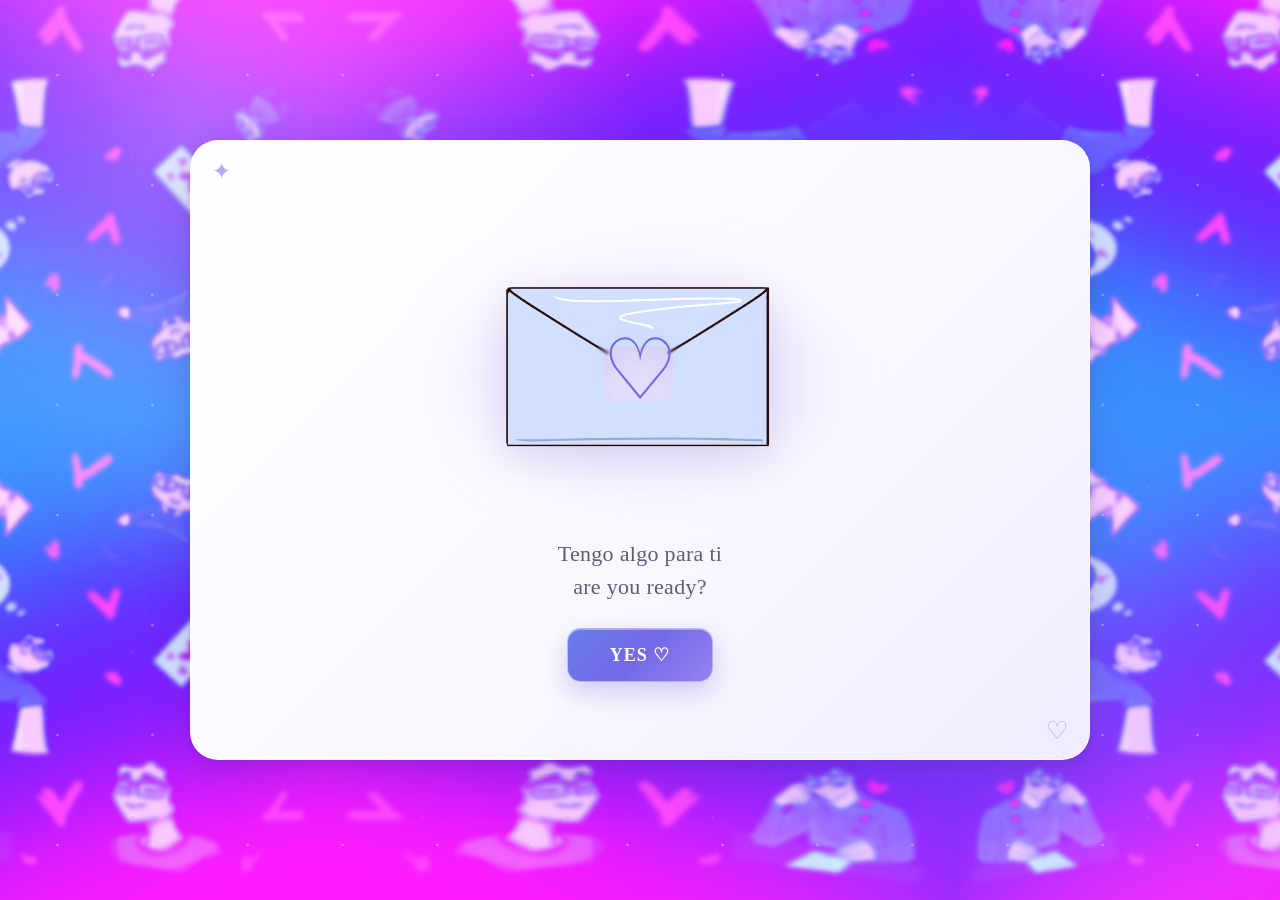
<file: index.html>
<!DOCTYPE html>
<html lang="en">
<head>
    <meta charset="UTF-8">
    <meta name="viewport" content="width=device-width, initial-scale=1.0">
    <title>For You ♡</title>
    <link rel="stylesheet" href="style.css">
</head>

<body>

    <main class="inicio">

        <div class="carta">
            <img src="carta.png" alt="A letter for you">
            <div class="corazon">♡</div>
        </div>

        <div class="mensaje-index">
            <p>
                Tengo algo para ti <br>
                are you ready?
            </p>

            <a href="youchoose.html" class="boton-index">YES ♡</a>
        </div>

    </main>

</body>
</html>
</file>
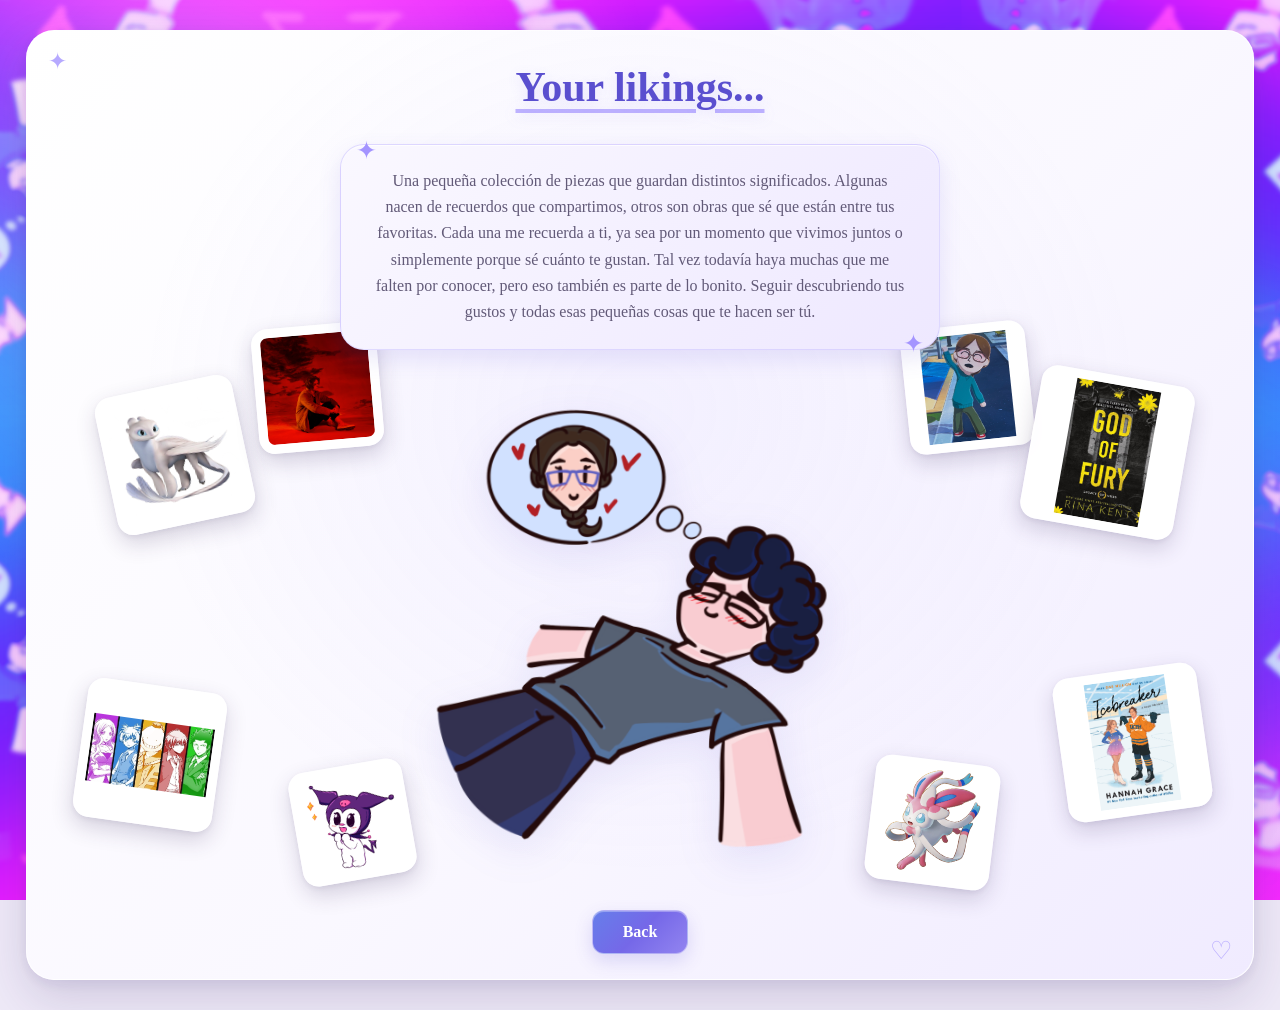
<file: gallery.html>
<!DOCTYPE html>
<html lang="es">

<head>
    <meta charset="UTF-8">
    <meta name="viewport" content="width=device-width, initial-scale=1.0">

    <title>Gallery</title>

    <link rel="stylesheet" href="style.css">
</head>

<body>

    <main class="gallery-pagina">

        <h1>Your likings...</h1>

        <div class="texto-gallery">

            <p>
                Una pequeña colección de piezas que guardan distintos significados.
                Algunas nacen de recuerdos que compartimos, otros son obras que sé
                que están entre tus favoritas. Cada una me recuerda a ti, ya sea por
                un momento que vivimos juntos o simplemente porque sé cuánto te gustan.
                Tal vez todavía haya muchas que me falten por conocer, pero eso también
                es parte de lo bonito. Seguir descubriendo tus gustos y todas esas
                pequeñas cosas que te hacen ser tú.
            </p>

        </div>

        <div class="gallery-contenido">

            <img src="light.webp" alt="Light" class="gallery-extra light">

            <img src="tomo.png" alt="Tomo" class="gallery-extra tomo">

            <img src="god.png" alt="God" class="gallery-extra god">

            <img src="clas.webp" alt="Clas" class="gallery-extra clas">

            <img src="ice.png" alt="Ice" class="gallery-extra ice">

            <img src="lewis.png" alt="Lewis" class="gallery-extra lewis">

            <img src="sylveon.webp" alt="Sylveon" class="gallery-extra sylveon">

            <img src="kit.png" alt="Kit" class="gallery-extra kit">

            <div class="imagen-gallery">
                <img src="gallery.png" alt="Gallery">
            </div>

        </div>

        <a href="youchoose.html" class="volver">Back</a>

    </main>

    <script src="visitas.js"></script>

</body>

</html>
</file>
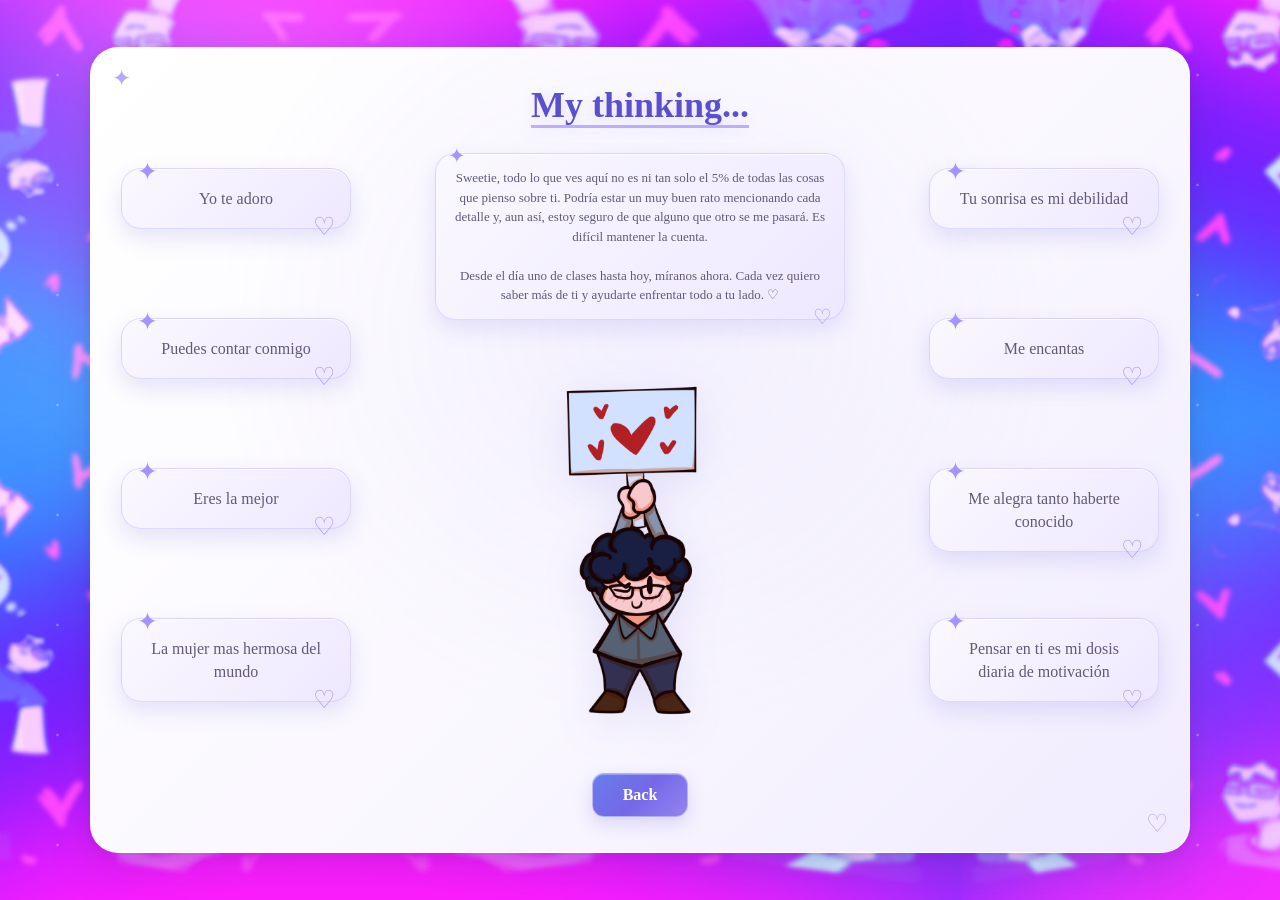
<file: gorgeous.html>
<!DOCTYPE html>
<html lang="es">

<head>
    <meta charset="UTF-8">
    <meta name="viewport" content="width=device-width, initial-scale=1.0">

    <title>Gorgeous</title>

    <link rel="stylesheet" href="style.css">
</head>

<body>

    <main class="gorgeous-pagina">

        <h1>My thinking...</h1>

        <div class="gorgeous-contenido">

            <!-- MENSAJE FINAL CENTRAL -->

            <div class="mensaje-final-gorgeous">
                Sweetie, todo lo que ves aquí no es ni tan solo
                el 5% de todas las cosas que pienso sobre ti.
                Podría estar un muy buen rato mencionando cada
                detalle y, aun así, estoy seguro de que alguno
                que otro se me pasará. Es difícil mantener la cuenta.

                <br><br>

                Desde el día uno de clases hasta hoy, míranos ahora.
                Cada vez quiero saber más de ti y
                ayudarte enfrentar todo a tu lado. ♡
            </div>

            <!-- IMAGEN DEBAJO DEL MENSAJE -->

            <div class="imagen-gorgeous">
                <img src="gorg.png" alt="Gorgeous">
            </div>

            <!-- MENSAJES ORIGINALES -->

            <div class="mensaje-gorgeous mensaje1">
                Yo te adoro
            </div>

            <div class="mensaje-gorgeous mensaje2">
                Puedes contar conmigo
            </div>

            <div class="mensaje-gorgeous mensaje3">
                Eres la mejor
            </div>

            <div class="mensaje-gorgeous mensaje4">
                La mujer mas hermosa del mundo
            </div>

            <div class="mensaje-gorgeous mensaje5">
                Tu sonrisa es mi debilidad
            </div>

            <div class="mensaje-gorgeous mensaje6">
                Me encantas
            </div>

            <div class="mensaje-gorgeous mensaje7">
                Me alegra tanto haberte conocido
            </div>

            <div class="mensaje-gorgeous mensaje8">
                Pensar en ti es mi dosis diaria de motivación
            </div>

        </div>

        <a href="youchoose.html" class="volver">Back</a>

    </main>

    <script src="visitas.js"></script>

</body>

</html>
</file>
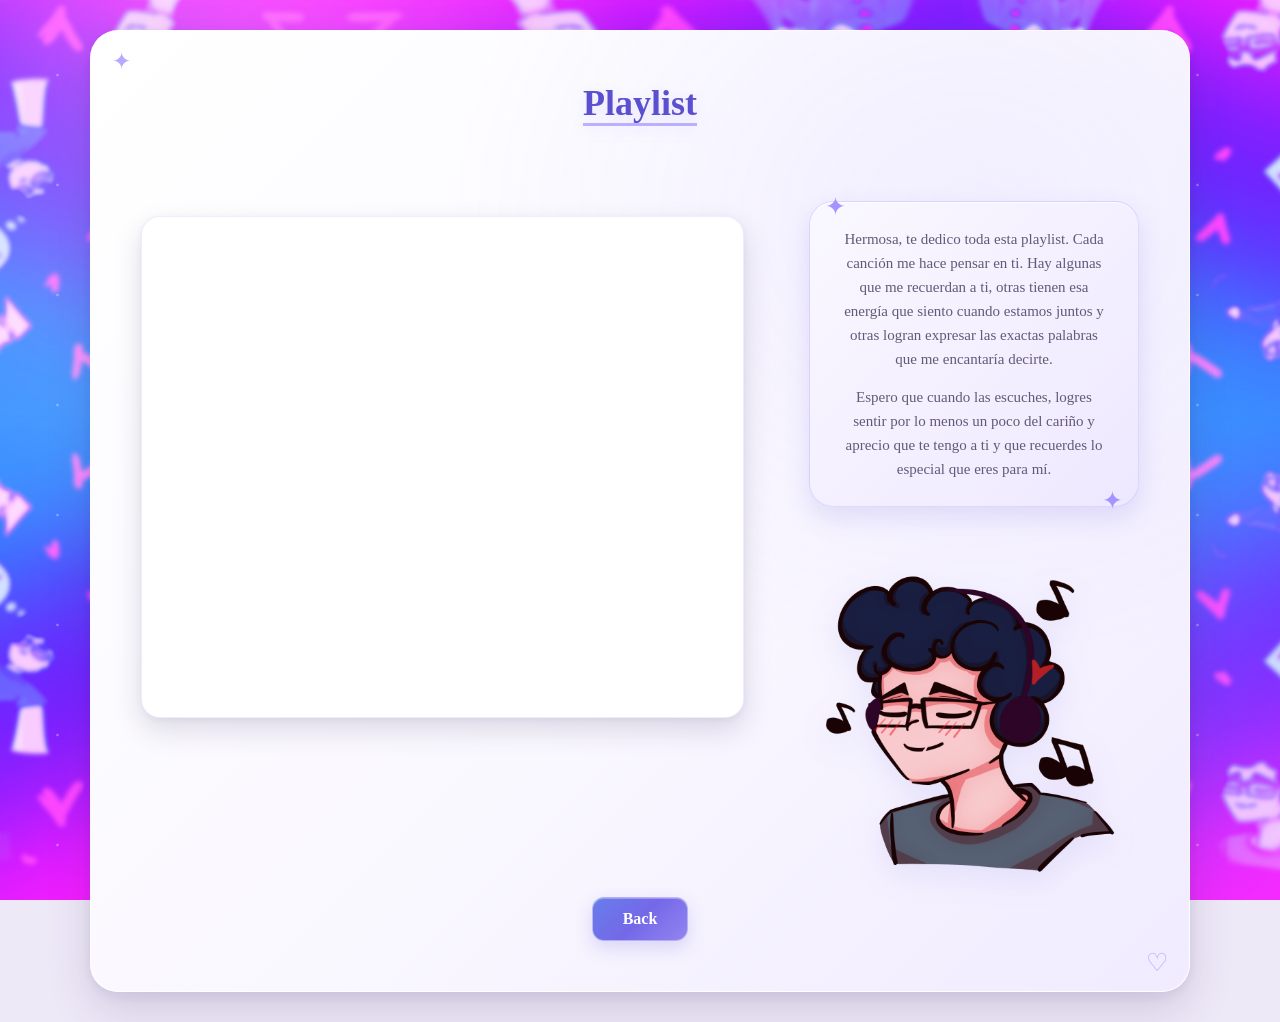
<file: playlist.html>
<!DOCTYPE html>
<html lang="es">

<head>
    <meta charset="UTF-8">
    <meta name="viewport" content="width=device-width, initial-scale=1.0">

    <title>Playlist</title>

    <link rel="stylesheet" href="style.css">
</head>

<body>

    <main class="playlist-pagina">

        <h1>Playlist</h1>

        <div class="playlist-contenido">

            <!-- SPOTIFY -->

            <section class="spotify">

                <iframe
                    src="https://open.spotify.com/playlist/74o34eptSMno0t9ox8fz1P?si=vZvwA7UmTLKYTN_a592sdw&utm_source=copy-link&pi=E1QrwcH4QD2Oi"
                    width="100%"
                    height="500"
                    frameborder="0"
                    allowfullscreen=""
                    allow="autoplay; clipboard-write; encrypted-media; fullscreen; picture-in-picture"
                    loading="lazy">
                </iframe>

            </section>

            <!-- TEXTO E IMAGEN -->

            <section class="playlist-derecha">

                <div class="texto-playlist">

                    <p>
                        Hermosa, te dedico toda esta playlist. Cada canción me hace pensar en ti. Hay algunas
                        que me recuerdan a ti, otras tienen esa energía que siento cuando estamos
                        juntos y otras logran expresar las exactas palabras que me encantaría decirte.
                    </p>

                    <p>
                        Espero que cuando las escuches, logres sentir por lo menos un poco del cariño y
                        aprecio que te tengo a ti y que recuerdes lo especial que eres para mí.
                    </p>

                </div>

                <div class="portada-playlist">
                    <img src="playlist.png" alt="Playlist">
                </div>

            </section>

        </div>

        <!-- BACK -->

        <a href="youchoose.html" class="volver">Back</a>

    </main>

    <script src="visitas.js"></script>

</body>

</html>
</file>
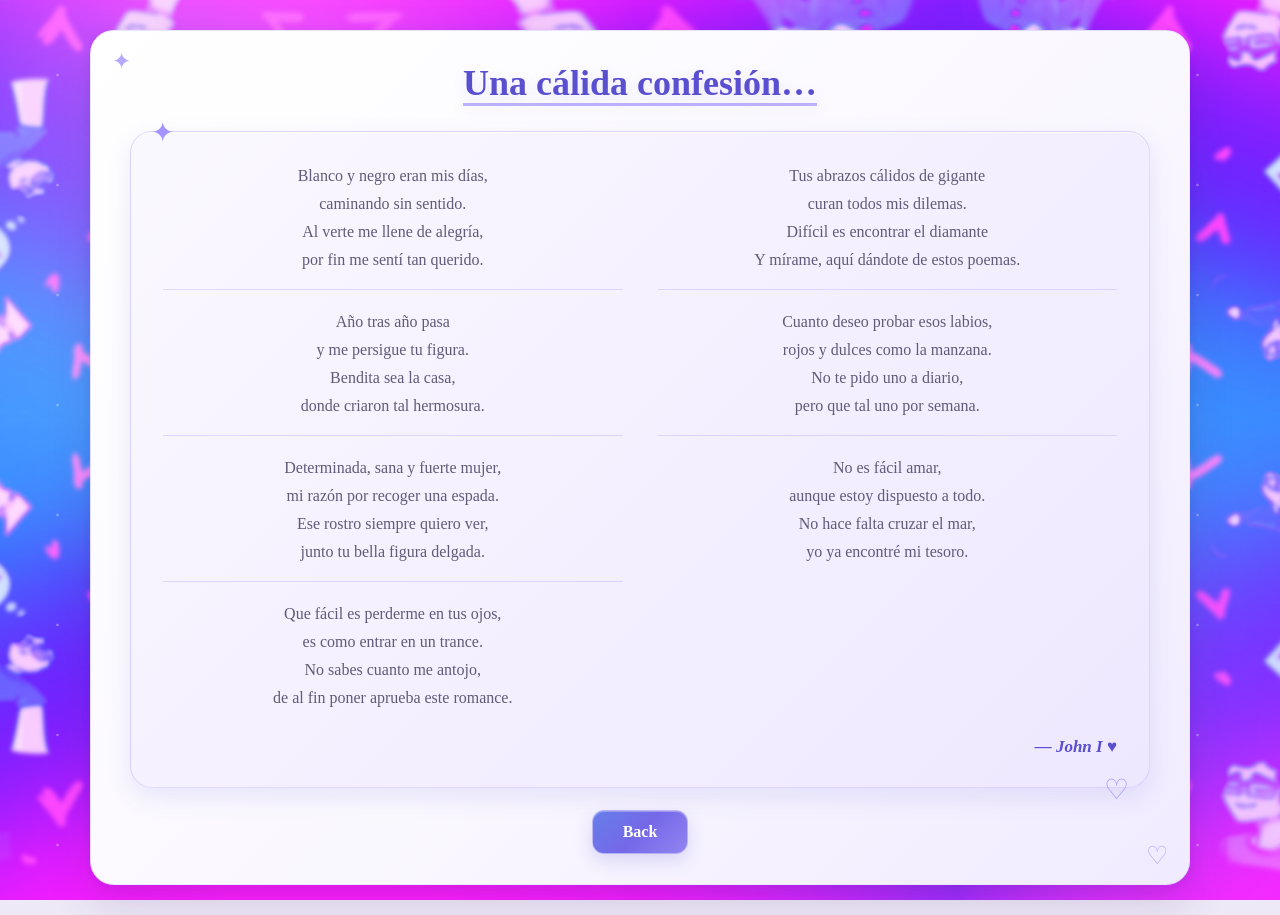
<file: poem.html>
<!DOCTYPE html>
<html lang="es">

<head>
    <meta charset="UTF-8">
    <meta name="viewport" content="width=device-width, initial-scale=1.0">

    <title>Una cálida confesión…</title>

    <link rel="stylesheet" href="style.css">
</head>

<body>

    <main class="poem-pagina">

        <h1>Una cálida confesión…</h1>

        <article class="poema-texto">

            <div class="poema-versos">

                <p>
                    Blanco y negro eran mis días,<br>
                    caminando sin sentido.<br>
                    Al verte me llene de alegría,<br>
                    por fin me sentí tan querido.
                </p>

                <p>
                    Año tras año pasa<br>
                    y me persigue tu figura.<br>
                    Bendita sea la casa,<br>
                    donde criaron tal hermosura.
                </p>

                <p>
                    Determinada, sana y fuerte mujer,<br>
                    mi razón por recoger una espada.<br>
                    Ese rostro siempre quiero ver,<br>
                    junto tu bella figura delgada.
                </p>

                <p>
                    Que fácil es perderme en tus ojos,<br>
                    es como entrar en un trance.<br>
                    No sabes cuanto me antojo,<br>
                    de al fin poner aprueba este romance.
                </p>

                <p>
                    Tus abrazos cálidos de gigante<br>
                    curan todos mis dilemas.<br>
                    Difícil es encontrar el diamante<br>
                    Y mírame, aquí dándote de estos poemas.
                </p>

                <p>
                    Cuanto deseo probar esos labios,<br>
                    rojos y dulces como la manzana.<br>
                    No te pido uno a diario,<br>
                    pero que tal uno por semana.
                </p>

                <p>
                    No es fácil amar,<br>
                    aunque estoy dispuesto a todo.<br>
                    No hace falta cruzar el mar,<br>
                    yo ya encontré mi tesoro.
                </p>

            </div>

            <div class="poema-firma">— John I ♥</div>

        </article>

        <a href="youchoose.html" class="volver">Back</a>

    </main>

    <script src="visitas.js"></script>

</body>

</html>
</file>
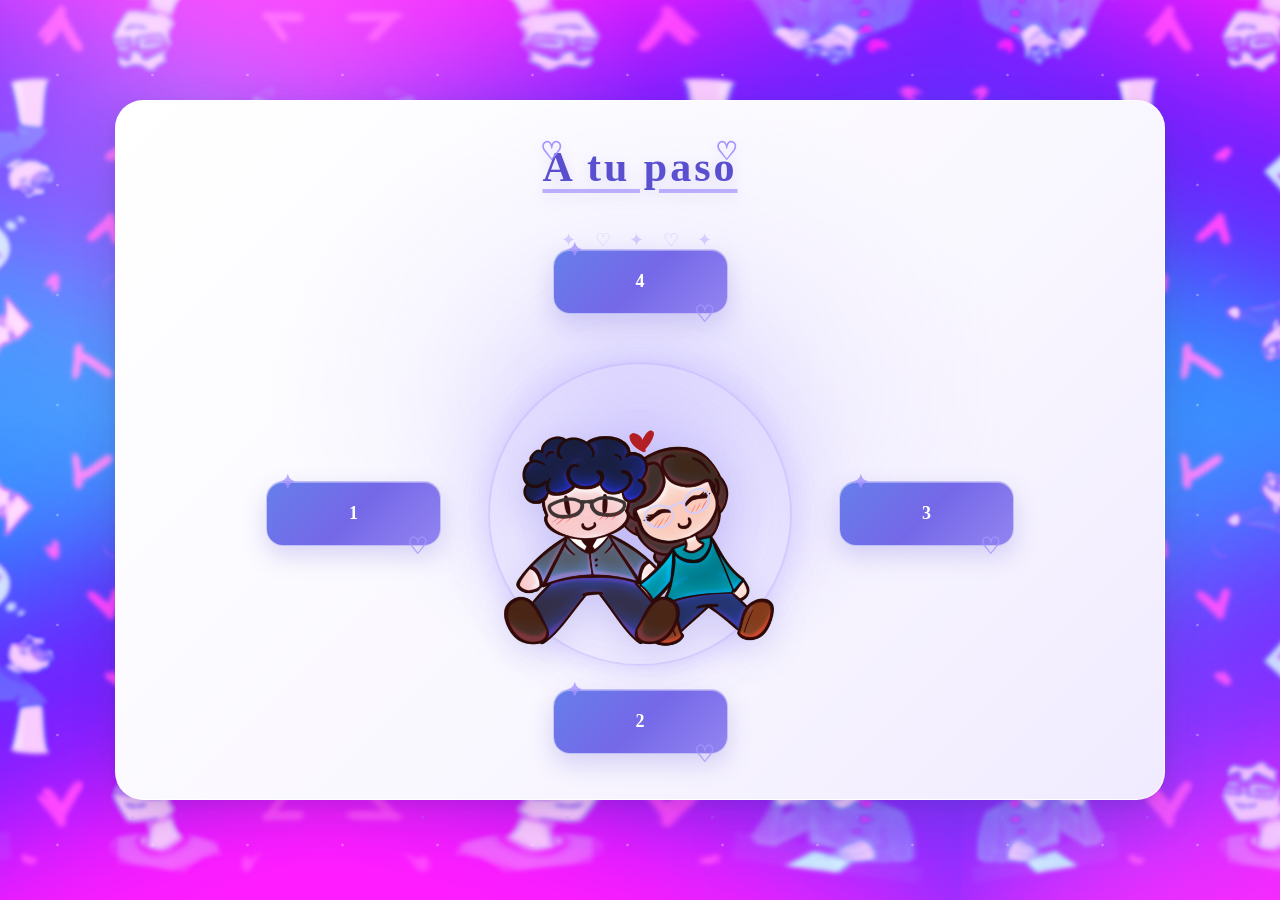
<file: surprise.html>
<!DOCTYPE html>
<html lang="es">
<head>
    <meta charset="UTF-8">
    <meta name="viewport" content="width=device-width, initial-scale=1.0">
    <title>One Last Surprise ♡</title>

    <link rel="stylesheet" href="style.css">
    <link rel="stylesheet" href="sorpresa.css">
    
    <style>
        .volver-sorpresa {
            opacity: 0;
            visibility: hidden;
            transition: opacity 0.8s ease;
        }

        .volver-sorpresa.visible {
            opacity: 1;
            visibility: visible;
        }
    </style>
</head>

<body>

    <main class="surprise-page">

        <div class="surprise-heart">♡</div>

        <h1>Tengo algo que decirte...</h1>
<br>
<br>
<br>
<br>
        <a href="youchoose.html" class="volver volver-sorpresa" id="volver-menu">
            Back to the Menu ♡
        </a>

    </main>

    <script>
        window.addEventListener("DOMContentLoaded", function() {
            setTimeout(function() {
                document.getElementById("volver-menu").classList.add("visible");
            }, 30000);
        });
    </script>

    <script src="visitas.js"></script>

</body>
</html>
</file>
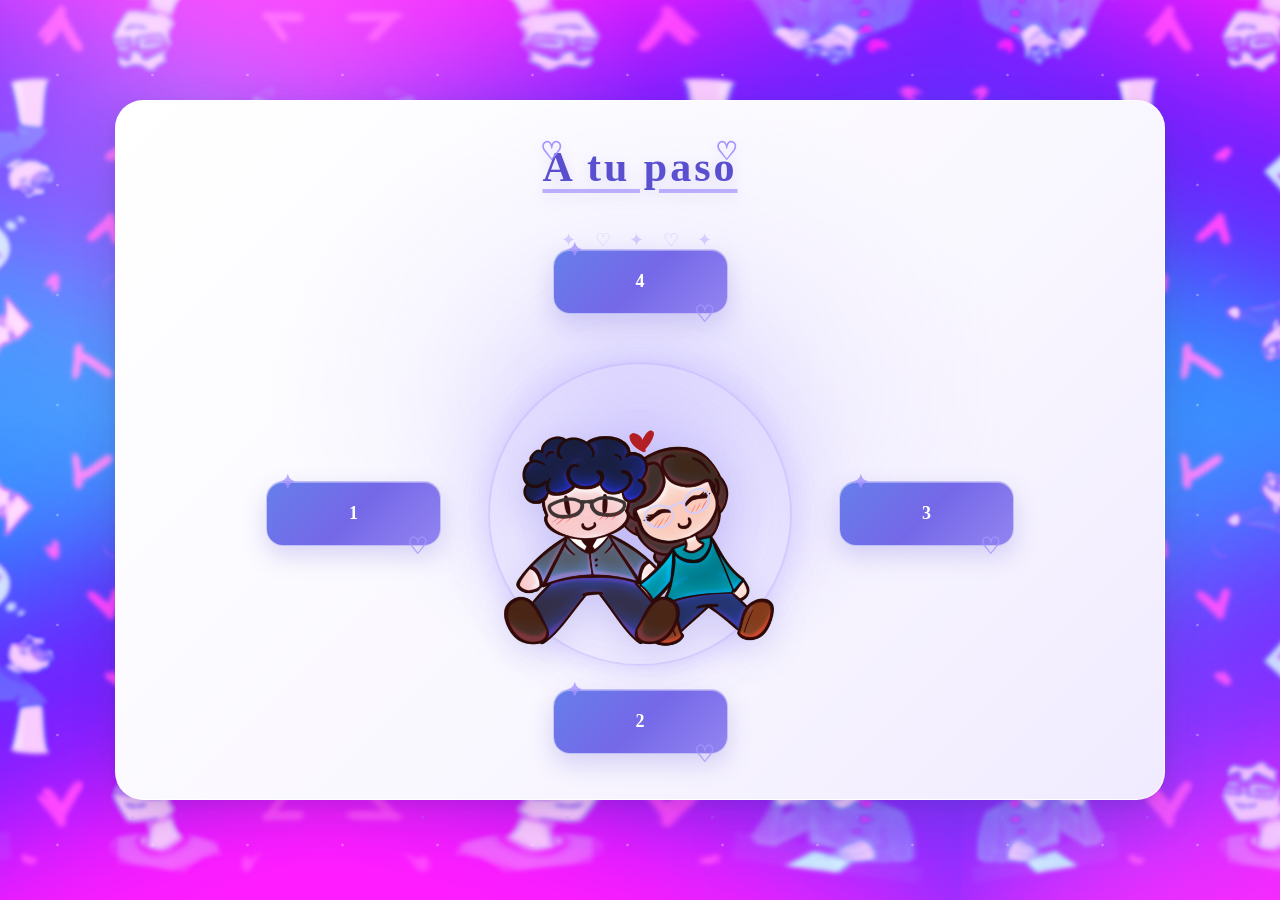
<file: youchoose.html>
<!DOCTYPE html>
<html lang="es">
<head>
    <meta charset="UTF-8">
    <meta name="viewport" content="width=device-width, initial-scale=1.0">
    <title>You Choose</title>

    <link rel="stylesheet" href="style.css">
    <link rel="stylesheet" href="sorpresa.css">
</head>

<body>

    <main class="choose">

        <h1>A tu paso</h1>

        <div class="arco">

            <a href="gorgeous.html" class="boton boton1">
                2
            </a>

            <a href="gallery.html" class="boton boton2">
                3
            </a>

            <a href="poem.html" class="boton boton3">
                4
            </a>

            <a href="playlist.html" class="boton boton4">
                1
            </a>

            <div class="imagen imagen-choose">
                <img src="choose.png" alt="Choose">
            </div>

        </div>

    </main>

    <!-- POPUP DE LA SORPRESA FINAL -->

    <div
        id="popup-sorpresa"
        class="popup-fondo"
        role="dialog"
        aria-modal="true"
        aria-labelledby="titulo-sorpresa"
        hidden
    >

        <div class="popup-contenido">

            <div class="popup-corazon">♡</div>

            <h2 id="titulo-sorpresa">
                5!
            </h2>

            <p>
                Hay una ultima cosa... ♡
            </p>

            <a href="surprise.html" class="boton-sorpresa">
                Abrelo ♡
            </a>

            <div class="popup-destellos">
                ✦ &nbsp; ♡ &nbsp; ✦
            </div>

        </div>

    </div>

    <script src="visitas.js"></script>

</body>
</html>
</file>
<file: style.css>
/* =====================================================
   1. PALETA Y CONFIGURACIÓN GENERAL
===================================================== */

:root {
    --lavanda: #a494ff;
    --lavanda-clara: #eee9ff;
    --morado: #7568e8;
    --morado-oscuro: #5a4fcf;
    --azul: #667eea;
    --azul-oscuro: #4c5fd5;
    --texto: #625a78;
    --blanco: #ffffff;

    --borde-suave: rgba(164, 148, 255, 0.30);
    --sombra:
        0 18px 45px rgba(55, 39, 103, 0.16),
        0 4px 14px rgba(55, 39, 103, 0.08);

    --degradado:
        linear-gradient(135deg, #ffffff 0%, #faf8ff 55%, #f0ebff 100%);

    --degradado-lavanda:
        linear-gradient(135deg, #faf8ff, #eee8ff);

    --degradado-boton:
        linear-gradient(135deg, #667eea, #7568e8, #9284f0);
}

* {
    box-sizing: border-box;
}

html {
    scroll-behavior: smooth;
}

body {
    position: relative;
    isolation: isolate;
    margin: 0;
    min-height: 100vh;
    padding: 30px 14px;

    display: flex;
    justify-content: center;
    align-items: center;

    background-color: #eee9f7;
    background-image: url("fondo.png");
    background-size: cover;
    background-position: center;
    background-repeat: no-repeat;
    background-attachment: fixed;

    color: var(--texto);
    font-family: Georgia, serif;
    -webkit-font-smoothing: antialiased;
}

/* Velo sutil para armonizar el fondo */

body::before {
    content: "";
    position: fixed;
    inset: 0;
    z-index: -1;
    pointer-events: none;

    background:
        radial-gradient(
            circle at 15% 15%,
            rgba(255, 255, 255, 0.32),
            transparent 35%
        ),
        radial-gradient(
            circle at 85% 80%,
            rgba(185, 167, 255, 0.20),
            transparent 38%
        );

}

/* Pequeños puntos de luz decorativos */

body::after {
    content: "";
    position: fixed;
    inset: 0;
    z-index: -1;
    pointer-events: none;

    opacity: 0.35;

    background-image:
        radial-gradient(
            circle,
            rgba(255, 255, 255, 0.85) 1px,
            transparent 1.8px
        ),
        radial-gradient(
            circle,
            rgba(164, 148, 255, 0.60) 1px,
            transparent 2px
        );

    background-size: 95px 110px, 145px 165px;
    background-position: 10px 20px, 60px 75px;
}

/* Tarjeta base compartida */

main {
    position: relative;
    width: min(900px, 95vw);
    min-height: 600px;
    padding: 50px;

    text-align: center;

    background: var(--degradado);
    border: 1px solid rgba(255, 255, 255, 0.85);
    border-radius: 28px;

    box-shadow: var(--sombra);

    animation: entrada-pagina 0.75s ease both;
}

/* Adornos discretos en las esquinas */

main:not(.choose)::before {
    content: "✦";
    position: absolute;
    top: 17px;
    left: 21px;

    color: rgba(164, 148, 255, 0.80);
    font-size: 23px;

    pointer-events: none;
}

main:not(.choose)::after {
    content: "♡";
    position: absolute;
    right: 21px;
    bottom: 14px;

    color: rgba(164, 148, 255, 0.75);
    font-size: 25px;

    pointer-events: none;
}

/* Títulos y texto general */

h1 {
    margin-top: 0;
    color: var(--morado-oscuro);
    font-size: 36px;
    line-height: 1.25;
    text-shadow: 0 3px 14px rgba(117, 104, 232, 0.14);
}

p {
    color: var(--texto);
    font-size: 18px;
    line-height: 1.65;
}

img {
    max-width: 100%;
}

/* Accesibilidad: foco visible con teclado */

a:focus-visible {
    outline: 3px solid var(--lavanda);
    outline-offset: 5px;
}

/* =====================================================
   2. PÁGINA DE INICIO
===================================================== */

.inicio {
    width: min(900px, 95vw);
    min-height: 620px;

    display: flex;
    flex-direction: column;
    justify-content: center;
    align-items: center;

    gap: 14px;
    overflow: hidden;
}

.carta {
    position: relative;
    width: min(450px, 100%);
    height: 300px;
    margin-bottom: 0;

    display: flex;
    justify-content: center;
    align-items: center;
}

/* Resplandor suave detrás de la carta */

.carta::before {
    content: "";
    position: absolute;
    width: 78%;
    height: 65%;
    left: 11%;
    top: 20%;

    border-radius: 50%;
    background: rgba(164, 148, 255, 0.20);
    filter: blur(35px);

    pointer-events: none;
}

.carta img {
    position: relative;
    z-index: 1;

    width: 100%;
    height: 100%;
    object-fit: contain;

    filter: drop-shadow(0 12px 18px rgba(78, 60, 140, 0.12));
    box-shadow: none;

    animation: carta-flotar 4s ease-in-out infinite;
}

.corazon {
    position: absolute;
    top: 50%;
    left: 50%;
    z-index: 2;

    transform: translate(-50%, -50%);

    color: var(--morado);
    font-size: 85px;
    text-shadow: 0 0 25px rgba(164, 148, 255, 0.40);

    animation: latido 1.8s ease-in-out infinite;
}

.mensaje-index {
    display: flex;
    flex-direction: column;
    align-items: center;

    margin-top: 4px;
}

.mensaje-index p {
    margin: 0 0 25px;

    color: var(--texto);
    font-family: Georgia, serif;
    font-size: 22px;
    line-height: 1.5;
    letter-spacing: 0.3px;
}

/* Botón principal */

.boton-index {
    position: relative;
    display: inline-block;

    padding: 15px 42px;
    overflow: hidden;

    border: 1px solid rgba(255, 255, 255, 0.45);
    border-radius: 14px;

    background: var(--degradado-boton);
    box-shadow:
        0 10px 25px rgba(90, 79, 207, 0.25),
        inset 0 1px 0 rgba(255, 255, 255, 0.35);

    color: var(--blanco);
    text-decoration: none;
    font-size: 18px;
    font-weight: bold;
    letter-spacing: 1px;

    cursor: pointer;
    transition:
        transform 0.3s ease,
        box-shadow 0.3s ease,
        filter 0.3s ease;
}

.boton-index::before {
    content: "";
    position: absolute;
    top: 0;
    left: -120%;

    width: 70%;
    height: 100%;

    background: linear-gradient(
        90deg,
        transparent,
        rgba(255, 255, 255, 0.30),
        transparent
    );

    transform: skewX(-20deg);
    transition: left 0.6s ease;
}

.boton-index:hover::before {
    left: 150%;
}

.boton-index:hover {
    transform: translateY(-4px) scale(1.04);
    box-shadow:
        0 15px 32px rgba(90, 79, 207, 0.32),
        0 0 22px rgba(164, 148, 255, 0.22);

    filter: brightness(1.06);
}

.boton-index:active {
    transform: scale(0.97);
}

/* =====================================================
   3. ESTRUCTURA GENERAL DE BOTONES E IMÁGENES
===================================================== */

.volver {
    position: relative;
    display: inline-block;

    margin-top: 20px;
    padding: 12px 30px;

    border: 1px solid rgba(255, 255, 255, 0.45);
    border-radius: 12px;

    background: var(--degradado-boton);
    box-shadow:
        0 7px 18px rgba(90, 79, 207, 0.19),
        inset 0 1px 0 rgba(255, 255, 255, 0.30);

    color: white;
    text-decoration: none;
    font-size: 16px;
    font-weight: bold;

    transition:
        background 0.3s ease,
        box-shadow 0.3s ease,
        transform 0.3s ease;
}

.volver:hover {
    background: linear-gradient(135deg, #7568e8, #998af4);
    box-shadow: 0 11px 24px rgba(90, 79, 207, 0.28);
    transform: translateY(-3px);
}

.volver:active {
    transform: scale(0.97);
}

/* Estilos genéricos para otras páginas */

.pagina {
    width: min(1000px, 95vw);
    min-height: 700px;

    display: flex;
    flex-direction: column;
    justify-content: center;
    align-items: center;
}

.imagen-pagina {
    width: min(500px, 100%);
    height: 350px;
    margin: 20px 0;

    display: flex;
    justify-content: center;
    align-items: center;
}

.imagen-pagina img {
    max-width: 100%;
    max-height: 100%;
    object-fit: contain;

    border-radius: 15px;
    box-shadow: 0 10px 25px rgba(0, 0, 0, 0.20);
}

/* =====================================================
   4. MENÚ: YOU CHOOSE
===================================================== */

.choose {
    width: min(1050px, 96vw);
    min-height: 700px;
    padding: 40px 25px;

    position: relative;
    overflow: hidden;

    background:
        radial-gradient(
            ellipse at 50% 40%,
            rgba(164, 148, 255, 0.12),
            transparent 50%
        ),
        var(--degradado);
}

/* Brillo ambiental del menú */

.choose::before {
    content: "";
    position: absolute;
    width: 520px;
    height: 520px;
    left: 50%;
    top: 100px;

    transform: translateX(-50%);
    border-radius: 50%;

    background: radial-gradient(
        circle,
        rgba(164, 148, 255, 0.16),
        rgba(164, 148, 255, 0.05) 45%,
        transparent 70%
    );

    pointer-events: none;
}

.choose h1 {
    position: relative;
    z-index: 20;

    margin: 0 0 5px;

    color: var(--morado-oscuro);
    font-size: 42px;
    letter-spacing: 3px;
    text-decoration: underline;
    text-decoration-color: rgba(164, 148, 255, 0.70);
    text-underline-offset: 8px;

    text-shadow: 0 4px 14px rgba(90, 79, 207, 0.15);
}

.choose h1::before,
.choose h1::after {
    position: absolute;
    top: -5px;

    color: var(--lavanda);
    font-size: 25px;

    animation: choose-corazon 2.5s ease-in-out infinite;
}

.choose h1::before {
    content: "♡";
    left: calc(50% - 100px);
}

.choose h1::after {
    content: "♡";
    left: calc(50% + 75px);
    animation-direction: reverse;
}

/* Zona que rodea la imagen central */

.choose .arco {
    position: relative;
    left: 50%;

    width: 1000px;
    max-width: 100%;
    height: 500px;
    margin: 20px 0 0;

    transform: translateX(-50%);
}

.choose .arco::before {
    content: "";
    position: absolute;

    width: 430px;
    height: 430px;
    left: 50%;
    top: 50px;

    transform: translateX(-50%);
    border-radius: 50%;

    background: radial-gradient(
        circle,
        rgba(164, 148, 255, 0.23) 0%,
        rgba(164, 148, 255, 0.11) 35%,
        rgba(164, 148, 255, 0.04) 58%,
        transparent 72%
    );

    filter: blur(5px);
    animation: choose-aura 4s ease-in-out infinite;

    pointer-events: none;
    z-index: 1;
}

.choose .arco::after {
    content: "✦     ♡     ✦     ♡     ✦";

    position: absolute;
    top: 15px;
    left: 0;
    width: 100%;

    color: rgba(164, 148, 255, 0.40);
    font-size: 18px;
    letter-spacing: 7px;

    pointer-events: none;
    z-index: 2;

    animation: choose-destellos 5s ease-in-out infinite;
}

/* Botones del menú */

.choose .boton {
    position: absolute;
    z-index: 10;

    width: 175px;
    height: 65px;

    display: flex;
    justify-content: center;
    align-items: center;

    border: 1px solid rgba(255, 255, 255, 0.55);
    border-radius: 17px;

    background: var(--degradado-boton);

    box-shadow:
        0 10px 25px rgba(90, 79, 207, 0.22),
        inset 0 1px 0 rgba(255, 255, 255, 0.35);

    color: white;
    text-decoration: none;
    font-size: 18px;
    font-weight: bold;

    transition:
        background 0.3s ease,
        box-shadow 0.3s ease,
        transform 0.3s ease;
}

.choose .boton::before {
    content: "✦";
    position: absolute;
    top: -12px;
    left: 12px;

    color: var(--lavanda);
    font-size: 20px;
    opacity: 0.8;

    animation: boton-estrella 2.5s ease-in-out infinite;
}

.choose .boton::after {
    content: "♡";
    position: absolute;
    right: 12px;
    bottom: -15px;

    color: var(--lavanda);
    font-size: 23px;
    opacity: 0.8;

    animation: boton-corazon 3s ease-in-out infinite;
}

.choose .boton:hover {
    background: linear-gradient(135deg, #7568e8, #998af4);

    transform: scale(1.06) translateY(-4px);

    box-shadow:
        0 15px 35px rgba(90, 79, 207, 0.30),
        0 0 25px rgba(164, 148, 255, 0.22),
        inset 0 1px 0 rgba(255, 255, 255, 0.40);
}

.choose .boton:active {
    transform: scale(0.97);
}

/* Posiciones originales del menú */

.choose .boton1 {
    left: calc(50% - 87.5px);
    top: 475px;
}

.choose .boton4 {
    left: 125px;
    top: 267.5px;
}

.choose .boton3 {
    left: calc(50% - 87.5px);
    top: 35px;
}

.choose .boton2 {
    right: 125px;
    top: 267.5px;
}

/* Imagen central */

.choose .imagen-choose {
    position: absolute;
    z-index: 5;

    left: 50%;
    top: 160px;

    width: 280px;
    height: 280px;

    display: flex;
    justify-content: center;
    align-items: center;

    transform: translateX(-50%);
}

.choose .imagen-choose::before {
    content: "";
    position: absolute;

    width: 300px;
    height: 300px;
    left: 50%;
    top: 50%;

    transform: translate(-50%, -50%);
    border: 2px solid rgba(164, 148, 255, 0.32);
    border-radius: 50%;

    box-shadow:
        0 0 25px rgba(164, 148, 255, 0.20),
        0 0 55px rgba(164, 148, 255, 0.10),
        inset 0 0 25px rgba(164, 148, 255, 0.07);

    animation: choose-circulo 16s linear infinite;
    pointer-events: none;
}

.choose .imagen-choose::after {
    content: "";
    position: absolute;

    width: 360px;
    height: 360px;
    left: 50%;
    top: 50%;

    transform: translate(-50%, -50%);
    border-radius: 50%;

    background: radial-gradient(
        circle,
        rgba(164, 148, 255, 0.15) 0%,
        rgba(164, 148, 255, 0.07) 40%,
        transparent 70%
    );

    filter: blur(5px);
    animation: choose-resplandor 4s ease-in-out infinite;

    pointer-events: none;
    z-index: -1;
}

.choose .imagen-choose img {
    position: relative;
    z-index: 3;

    width: 100%;
    height: 100%;
    object-fit: contain;

    border-radius: 0;
    box-shadow: none;

    filter: drop-shadow(0 10px 18px rgba(90, 79, 207, 0.16));

    animation: choose-imagen 4s ease-in-out infinite;
}

.choose .volver {
    position: relative;
    z-index: 20;
}

/* =====================================================
   5. GORGEOUS
===================================================== */

.gorgeous-pagina {
    width: min(1100px, 96vw);
    min-height: 0;
    height: auto;

    padding: 35px 30px;

    position: relative;
    overflow: visible;

    background:
        radial-gradient(
            ellipse at 50% 35%,
            rgba(164, 148, 255, 0.09),
            transparent 55%
        ),
        var(--degradado);
}

.gorgeous-pagina h1 {
    position: relative;
    z-index: 20;

    margin: 0 0 15px;

    text-decoration: underline;
    text-decoration-color: rgba(164, 148, 255, 0.7);
    text-underline-offset: 8px;
}

.gorgeous-contenido {
    position: relative;
    width: 100%;
    height: 620px;
}

/* Mensaje central */

.mensaje-final-gorgeous {
    position: absolute;
    z-index: 20;

    width: 410px;
    max-width: 410px;
    left: 50%;
    top: 10px;

    transform: translateX(-50%);

    padding: 14px 18px;

    background: var(--degradado-lavanda);
    border: 1px solid var(--borde-suave);
    border-radius: 20px;

    box-shadow:
        0 9px 22px rgba(90, 79, 207, 0.13),
        inset 0 1px 0 rgba(255, 255, 255, 0.80);

    color: var(--texto);
    font-family: Georgia, serif;
    font-size: 13px;
    line-height: 1.5;
    text-align: center;
}

.mensaje-final-gorgeous::before {
    content: "✦";
    position: absolute;
    top: -13px;
    left: 12px;

    color: var(--lavanda);
    font-size: 21px;
}

.mensaje-final-gorgeous::after {
    content: "♡";
    position: absolute;
    right: 12px;
    bottom: -15px;

    color: var(--lavanda);
    font-size: 21px;
}

/* Ocho mensajes alrededor de la imagen */

.mensaje-gorgeous {
    position: absolute;
    z-index: 15;

    width: 230px;
    padding: 18px 20px;

    background: var(--degradado-lavanda);
    border: 1px solid var(--borde-suave);
    border-radius: 20px;

    box-shadow:
        0 9px 22px rgba(90, 79, 207, 0.15),
        inset 0 1px 0 rgba(255, 255, 255, 0.75);

    color: var(--texto);
    font-family: Georgia, serif;
    font-size: 16px;
    line-height: 1.45;
    text-align: center;

    animation: mensaje-gorgeous-mover 4s ease-in-out infinite;

    transition:
        box-shadow 0.3s ease,
        background 0.3s ease;
}

.mensaje-gorgeous::before {
    content: "✦";
    position: absolute;
    top: -15px;
    left: 15px;

    color: var(--lavanda);
    font-size: 25px;

    animation: mensaje-estrella 3s ease-in-out infinite;
}

.mensaje-gorgeous::after {
    content: "♡";
    position: absolute;
    right: 15px;
    bottom: -17px;

    color: var(--lavanda);
    font-size: 25px;

    animation: mensaje-corazon 3s ease-in-out infinite;
}

.mensaje-gorgeous:hover {
    animation-play-state: paused;

    background: linear-gradient(135deg, #ffffff, #e9e1ff);

    box-shadow:
        0 14px 30px rgba(90, 79, 207, 0.22),
        0 0 20px rgba(164, 148, 255, 0.12);

    transform: scale(1.04);
}

/* Posiciones de los mensajes */

.mensaje1 {
    left: 0;
    top: 25px;
    animation-delay: 0s;
}

.mensaje2 {
    left: 0;
    top: 175px;
    animation-delay: 0.4s;
}

.mensaje3 {
    left: 0;
    top: 325px;
    animation-delay: 0.8s;
}

.mensaje4 {
    left: 0;
    top: 475px;
    animation-delay: 1.2s;
}

.mensaje5 {
    right: 0;
    top: 25px;
    animation-delay: 0.2s;
}

.mensaje6 {
    right: 0;
    top: 175px;
    animation-delay: 0.6s;
}

.mensaje7 {
    right: 0;
    top: 325px;
    animation-delay: 1s;
}

.mensaje8 {
    right: 0;
    top: 475px;
    animation-delay: 1.4s;
}

/* Ilustración central */

.gorgeous-contenido .imagen-gorgeous {
    position: absolute;
    z-index: 5;

    width: 600px;
    height: 360px;
    left: 50%;
    top: 220px;

    transform: translateX(-50%);

    margin: 0;
    padding: 0;

    display: flex;
    justify-content: center;
    align-items: center;

    background: transparent;
    border: none;
    box-shadow: none;
}

.gorgeous-contenido .imagen-gorgeous img {
    position: relative;
    z-index: 2;

    width: 100%;
    height: 100%;
    object-fit: contain;

    border: none;
    border-radius: 0;
    box-shadow: none;

    filter: drop-shadow(0 10px 20px rgba(90, 79, 207, 0.12));
}

.gorgeous-pagina .volver {
    position: relative;
    z-index: 20;

    display: inline-block;
    margin-top: 10px;
}

/* =====================================================
   6. GALLERY
===================================================== */

.gallery-pagina {
    width: min(1250px, 96vw);
    min-height: 600px;

    padding: 15px 25px 25px;

    position: relative;

    display: flex;
    flex-direction: column;
    align-items: center;

    background:
        radial-gradient(
            ellipse at 50% 40%,
            rgba(164, 148, 255, 0.09),
            transparent 58%
        ),
        var(--degradado);
}

.gallery-pagina h1 {
    position: relative;

    margin: 15px 0 20px;

    color: var(--morado-oscuro);
    font-size: 42px;
    text-decoration: underline;
    text-decoration-color: rgba(164, 148, 255, 0.7);
    text-underline-offset: 8px;
}

/* Texto de introducción */

.texto-gallery {
    position: relative;
    z-index: 20;

    width: min(600px, 100%);
    margin: 10px auto 20px;
    padding: 23px 32px;

    background: var(--degradado-lavanda);
    border: 1px solid var(--borde-suave);
    border-radius: 24px;

    box-shadow:
        0 9px 22px rgba(90, 79, 207, 0.13),
        inset 0 1px 0 rgba(255, 255, 255, 0.80);

    color: var(--texto);
    font-family: Georgia, serif;
    font-size: 16px;
    line-height: 1.65;
    text-align: center;

    transition:
        transform 0.3s ease,
        box-shadow 0.3s ease;
}

.texto-gallery:hover {
    transform: translateY(-3px);

    box-shadow:
        0 13px 28px rgba(90, 79, 207, 0.17),
        inset 0 1px 0 rgba(255, 255, 255, 0.80);
}

.texto-gallery::before,
.texto-gallery::after {
    position: absolute;

    color: var(--lavanda);
    font-size: 25px;
}

.texto-gallery::before {
    content: "✦";
    top: -15px;
    left: 15px;
}

.texto-gallery::after {
    content: "✦";
    right: 15px;
    bottom: -15px;
}

.texto-gallery p {
    margin: 0;

    color: var(--texto);
    font-family: Georgia, serif;
    font-size: 16px;
    line-height: 1.65;
    text-align: center;
}

/* Zona de las imágenes flotantes */

.gallery-contenido {
    position: relative;

    width: min(1150px, 100%);
    height: 520px;
    margin-top: 5px;

    display: flex;
    justify-content: center;
    align-items: center;

    overflow: visible;
}

/* Imagen central */

.imagen-gallery {
    position: absolute;
    z-index: 10;

    width: 620px;
    height: 460px;
    left: 50%;
    top: 20px;

    transform: translateX(-50%) rotate(1deg);

    display: flex;
    justify-content: center;
    align-items: center;

    transition: filter 0.35s ease;
}

.imagen-gallery img {
    width: 100%;
    height: 100%;
    object-fit: contain;

    border: none;
    border-radius: 0;
    box-shadow: none;

    filter: drop-shadow(0 12px 20px rgba(90, 79, 207, 0.12));
}

.imagen-gallery:hover {
    filter: drop-shadow(0 0 15px rgba(164, 148, 255, 0.15));
}

/* Imágenes secundarias */

.gallery-extra {
    position: absolute;
    z-index: 15;

    padding: 8px;
    box-sizing: border-box;

    object-fit: contain;

    background: rgba(255, 255, 255, 0.96);
    border: 1px solid rgba(255, 255, 255, 0.95);
    border-radius: 16px;

    box-shadow:
        0 9px 22px rgba(47, 34, 82, 0.19),
        0 2px 5px rgba(47, 34, 82, 0.07);

    transition:
        box-shadow 0.35s ease,
        filter 0.35s ease;
}

.gallery-extra:hover {
    z-index: 50;

    transform: scale(1.15) !important;

    box-shadow:
        0 15px 30px rgba(47, 34, 82, 0.24),
        0 0 18px rgba(164, 148, 255, 0.22);

    filter: brightness(1.03);
}

/* Posiciones originales conservadas */

.gallery-extra.light {
    width: 140px;
    height: 140px;
    left: 40px;
    top: 10px;

    transform: rotate(-12deg);
    animation: flotar-light 4s ease-in-out infinite;
}

.gallery-extra.god {
    width: 155px;
    height: 155px;
    right: 30px;
    top: 0;

    transform: rotate(10deg);
    animation: flotar-god 4s ease-in-out infinite;
}

.gallery-extra.tomo {
    width: 125px;
    height: 125px;
    right: 185px;
    top: -50px;

    transform: rotate(-6deg);
    animation: flotar-tomo 4.5s ease-in-out infinite;
}

.gallery-extra.clas {
    width: 140px;
    height: 140px;
    left: 15px;
    bottom: 70px;

    transform: rotate(8deg);
    animation: flotar-clas 4.2s ease-in-out infinite;
}

.gallery-extra.ice {
    width: 145px;
    height: 145px;
    right: 10px;
    bottom: 80px;

    transform: rotate(-8deg);
    animation: flotar-ice 4.3s ease-in-out infinite;
}

.gallery-extra.lewis {
    width: 125px;
    height: 125px;
    left: 190px;
    top: -50px;

    transform: rotate(-5deg);
    animation: flotar-lewis 4.5s ease-in-out infinite;
}

.gallery-extra.sylveon {
    width: 125px;
    height: 125px;
    right: 220px;
    bottom: 10px;

    transform: rotate(7deg);
    animation: flotar-sylveon 4.4s ease-in-out infinite;
}

.gallery-extra.kit {
    width: 115px;
    height: 115px;
    left: 230px;
    bottom: 15px;

    transform: rotate(-10deg);
    animation: flotar-kit 4.6s ease-in-out infinite;
}

/* Estrellas: disponibles si se usan en el HTML */

.estrella {
    position: absolute;

    color: var(--lavanda);
    font-size: 40px;
    opacity: 0.5;

    animation: brillo 4s ease-in-out infinite;
    pointer-events: none;
}

.estrella1 {
    left: 260px;
    top: 25px;
}

.estrella2 {
    right: 260px;
    top: 60px;
}

.estrella3 {
    left: 310px;
    bottom: 70px;
}

.estrella4 {
    right: 310px;
    bottom: 40px;
}

.gallery-pagina .volver {
    margin-top: 15px;
}

/* =====================================================
   7. PLAYLIST
===================================================== */

.playlist-pagina {
    width: min(1100px, 96vw);
    min-height: 750px;

    background:
        radial-gradient(
            ellipse at 80% 20%,
            rgba(164, 148, 255, 0.10),
            transparent 42%
        ),
        var(--degradado);
}

.playlist-pagina h1 {
    position: relative;

    margin: 0 0 55px;

    color: var(--morado-oscuro);
    text-decoration: underline;
    text-decoration-color: rgba(164, 148, 255, 0.7);
    text-underline-offset: 8px;
}

/* Contenedor principal */

.playlist-contenido {
    display: flex;
    justify-content: space-between;
    align-items: flex-start;

    gap: 45px;
    margin-top: 0;
}

/* Reproductor de Spotify */

.spotify {
    width: 550px;
    flex: 1 1 0;

    margin-top: 35px;

    overflow: hidden;
    border: 1px solid rgba(164, 148, 255, 0.18);
    border-radius: 19px;

    background: #ffffff;

    box-shadow:
        0 12px 28px rgba(47, 34, 82, 0.15),
        0 2px 6px rgba(47, 34, 82, 0.05);

    transition:
        transform 0.35s ease,
        box-shadow 0.35s ease;
}

.spotify:hover {
    transform: translateY(-3px);

    box-shadow:
        0 17px 34px rgba(47, 34, 82, 0.19),
        0 0 17px rgba(164, 148, 255, 0.12);
}

.spotify iframe {
    display: block;
    width: 100%;
    border: none;
    border-radius: 15px;
}

/* Columna del mensaje y portada */

.playlist-derecha {
    position: relative;

    width: 350px;
    flex: 0 0 350px;

    display: flex;
    flex-direction: column;
    align-items: flex-end;

    padding-top: 20px;
}

/* Tarjeta de dedicatoria */

.texto-playlist {
    position: relative;
    z-index: 20;

    width: 330px;
    margin: 0 0 10px;
    padding: 25px 30px;

    background: var(--degradado-lavanda);
    border: 1px solid var(--borde-suave);
    border-radius: 24px;

    box-shadow:
        0 10px 25px rgba(90, 79, 207, 0.15),
        inset 0 1px 0 rgba(255, 255, 255, 0.80);

    color: var(--texto);
    font-family: Georgia, serif;
    font-size: 16px;
    line-height: 1.6;
    text-align: center;

    transition:
        transform 0.3s ease,
        box-shadow 0.3s ease;
}

.texto-playlist:hover {
    transform: translateY(-3px);

    box-shadow:
        0 14px 30px rgba(90, 79, 207, 0.19),
        inset 0 1px 0 rgba(255, 255, 255, 0.80);
}

.texto-playlist::before,
.texto-playlist::after {
    position: absolute;

    color: var(--lavanda);
    font-size: 25px;
}

.texto-playlist::before {
    content: "✦";
    top: -15px;
    left: 15px;
}

.texto-playlist::after {
    content: "✦";
    right: 15px;
    bottom: -15px;
}

.texto-playlist p {
    margin: 0 0 14px;

    color: var(--texto);
    font-size: 15px;
    line-height: 1.6;
    text-align: center;
}

.texto-playlist p:last-child {
    margin-bottom: 0;
}

/* Portada de la playlist */

.portada-playlist {
    position: relative;

    width: 350px;
    height: 350px;
    margin-top: 5px;
}

.portada-playlist img {
    position: relative;

    top: 10px;

    width: 100%;
    height: 100%;
    object-fit: contain;

    border-radius: 0;
    box-shadow: none;

    filter: drop-shadow(0 10px 15px rgba(90, 79, 207, 0.10));

    animation: portada-flotar 5s ease-in-out infinite;
}

.playlist-pagina .volver {
    display: inline-block;
    margin-top: 25px;
}

/* =====================================================
   8. POEMA
===================================================== */

.poem-pagina {
    width: min(1100px, 95vw);
    max-width: 1100px;
    min-height: 0;

    padding: 30px 35px;

    display: flex;
    flex-direction: column;
    align-items: center;

    position: relative;

    background: var(--degradado);
    border: 1px solid rgba(164, 148, 255, 0.20);
    border-radius: 24px;

    box-shadow: var(--sombra);
}

.poem-pagina h1 {
    margin: 0 0 25px;

    color: var(--morado-oscuro);
    font-size: 36px;

    text-decoration: underline;
    text-decoration-color: rgba(164, 148, 255, 0.7);
    text-underline-offset: 8px;
}

/* Marco ornamental */

.poema-texto {
    position: relative;

    width: 100%;
    max-width: 1020px;

    padding: 30px 32px;
    box-sizing: border-box;

    background: var(--degradado-lavanda);
    border: 1px solid var(--borde-suave);
    border-radius: 22px;

    box-shadow:
        0 9px 24px rgba(90, 79, 207, 0.12),
        inset 0 1px 0 rgba(255, 255, 255, 0.85);

    color: var(--texto);
    font-family: Georgia, serif;
    text-align: center;
}

.poema-texto::before,
.poema-texto::after {
    position: absolute;

    color: var(--lavanda);
    font-size: 28px;

    pointer-events: none;
}

.poema-texto::before {
    content: "✦";
    top: -16px;
    left: 20px;
}

.poema-texto::after {
    content: "♡";
    right: 20px;
    bottom: -19px;
}

/* Conserva el estilo si más adelante se añade un subtítulo */

.poema-texto h2 {
    margin: 0 0 24px;

    color: var(--morado-oscuro);
    font-family: Georgia, serif;
    font-size: 27px;
    line-height: 1.4;
    text-align: center;
}

/* Estrofas en dos columnas */

.poema-versos {
    display: grid;

    grid-template-columns: repeat(2, minmax(0, 1fr));
    grid-template-rows: repeat(4, auto);
    grid-auto-flow: column;

    align-items: start;

    column-gap: 35px;
    row-gap: 18px;
}

.poema-versos p {
    min-width: 0;
    margin: 0;
    padding: 0 10px 15px;

    border-bottom: 1px solid rgba(164, 148, 255, 0.30);

    color: var(--texto);
    font-family: Georgia, serif;
    font-size: 16px;
    line-height: 1.75;
    text-align: center;

    transition: color 0.3s ease;
}

.poema-versos p:hover {
    color: var(--morado-oscuro);
}

/* Separación de las estrofas */

.poema-versos p:nth-child(4),
.poema-versos p:nth-child(7) {
    border-bottom: none;
    padding-bottom: 0;
}

/* Firma */

.poema-firma {
    width: 100%;
    margin-top: 25px;

    color: var(--morado-oscuro);
    font-family: Georgia, serif;
    font-size: 17px;
    font-style: italic;
    font-weight: bold;
    text-align: right;
}

.poem-pagina .volver {
    align-self: center;

    margin-top: 22px;
    padding: 12px 30px;

    font-size: 16px;
    position: relative;
    z-index: 20;
}

/* =====================================================
   9. ANIMACIONES
===================================================== */

@keyframes entrada-pagina {
    from {
        opacity: 0;
        translate: 0 12px;
    }

    to {
        opacity: 1;
        translate: 0 0;
    }
}

@keyframes latido {
    0%, 100% {
        transform: translate(-50%, -50%) scale(1);
    }

    50% {
        transform: translate(-50%, -50%) scale(1.14);
    }
}

@keyframes carta-flotar {
    0%, 100% {
        translate: 0 0;
    }

    50% {
        translate: 0 -6px;
    }
}

@keyframes portada-flotar {
    0%, 100% {
        translate: 0 0;
    }

    50% {
        translate: 0 -7px;
    }
}

@keyframes brillo {
    0%, 100% {
        opacity: 0.3;
        scale: 1;
    }

    50% {
        opacity: 0.8;
        scale: 1.2;
    }
}

/* Galería */

@keyframes flotar-light {
    0%, 100% {
        transform: translateY(0) rotate(-12deg);
    }

    50% {
        transform: translateY(-8px) rotate(-8deg);
    }
}

@keyframes flotar-god {
    0%, 100% {
        transform: translateY(0) rotate(10deg);
    }

    50% {
        transform: translateY(8px) rotate(14deg);
    }
}

@keyframes flotar-tomo {
    0%, 100% {
        transform: translateY(0) rotate(-6deg);
    }

    50% {
        transform: translateY(-8px) rotate(-2deg);
    }
}

@keyframes flotar-clas {
    0%, 100% {
        transform: translateY(0) rotate(8deg);
    }

    50% {
        transform: translateY(-7px) rotate(12deg);
    }
}

@keyframes flotar-ice {
    0%, 100% {
        transform: translateY(0) rotate(-8deg);
    }

    50% {
        transform: translateY(7px) rotate(-4deg);
    }
}

@keyframes flotar-lewis {
    0%, 100% {
        transform: translateY(0) rotate(-5deg);
    }

    50% {
        transform: translateY(-8px) rotate(-1deg);
    }
}

@keyframes flotar-sylveon {
    0%, 100% {
        transform: translateY(0) rotate(7deg);
    }

    50% {
        transform: translateY(8px) rotate(11deg);
    }
}

@keyframes flotar-kit {
    0%, 100% {
        transform: translateY(0) rotate(-10deg);
    }

    50% {
        transform: translateY(-7px) rotate(-6deg);
    }
}

/* Menú */

@keyframes choose-aura {
    0%, 100% {
        transform: translateX(-50%) scale(1);
        opacity: 0.65;
    }

    50% {
        transform: translateX(-50%) scale(1.08);
        opacity: 1;
    }
}

@keyframes choose-resplandor {
    0%, 100% {
        transform: translate(-50%, -50%) scale(1);
        opacity: 0.55;
    }

    50% {
        transform: translate(-50%, -50%) scale(1.1);
        opacity: 1;
    }
}

@keyframes choose-circulo {
    from {
        transform: translate(-50%, -50%) rotate(0deg);
    }

    to {
        transform: translate(-50%, -50%) rotate(360deg);
    }
}

@keyframes choose-imagen {
    0%, 100% {
        translate: 0 0;
    }

    50% {
        translate: 0 -6px;
    }
}

@keyframes choose-destellos {
    0%, 100% {
        opacity: 0.2;
        translate: 0 0;
    }

    50% {
        opacity: 0.6;
        translate: 0 -5px;
    }
}

@keyframes choose-corazon {
    0%, 100% {
        transform: scale(1) rotate(0deg);
        opacity: 0.55;
    }

    50% {
        transform: scale(1.2) rotate(-10deg);
        opacity: 1;
    }
}

@keyframes boton-estrella {
    0%, 100% {
        transform: rotate(0deg) scale(1);
    }

    50% {
        transform: rotate(20deg) scale(1.2);
    }
}

@keyframes boton-corazon {
    0%, 100% {
        translate: 0 0;
    }

    50% {
        translate: 0 5px;
    }
}

/* Gorgeous */

@keyframes mensaje-gorgeous-mover {
    0%, 100% {
        translate: 0 0;
    }

    50% {
        translate: 0 12px;
    }
}

@keyframes mensaje-estrella {
    0%, 100% {
        transform: rotate(0deg) scale(1);
        opacity: 0.65;
    }

    50% {
        transform: rotate(20deg) scale(1.2);
        opacity: 1;
    }
}

@keyframes mensaje-corazon {
    0%, 100% {
        translate: 0 0;
        scale: 1;
        opacity: 0.65;
    }

    50% {
        translate: 0 5px;
        scale: 1.15;
        opacity: 1;
    }
}

/* =====================================================
   10. RESPONSIVE: TABLET Y PANTALLAS MEDIANAS
===================================================== */

@media (max-width: 1100px) {
    .playlist-contenido {
        gap: 28px;
    }

    .spotify {
        width: auto;
        min-width: 0;
    }

    .playlist-derecha {
        flex-basis: 330px;
        width: 330px;
    }

    .texto-playlist {
        width: 100%;
    }

    .portada-playlist {
        width: 100%;
        height: auto;
        aspect-ratio: 1 / 1;
    }

    .gallery-contenido {
        width: 100%;
    }

    .gallery-extra.light {
        left: 10px;
    }

    .gallery-extra.god {
        right: 10px;
    }

    .gallery-extra.tomo {
        right: 135px;
    }

    .gallery-extra.lewis {
        left: 140px;
    }

    .gallery-extra.sylveon {
        right: 150px;
    }

    .gallery-extra.kit {
        left: 160px;
    }
}

/* =====================================================
   11. RESPONSIVE: GORGEOUS
===================================================== */

@media (max-width: 900px) {
    .gorgeous-pagina {
        width: 95%;
        min-height: 0;
        padding: 28px 18px;
    }

    .gorgeous-contenido {
        height: auto;

        display: flex;
        flex-direction: column;
        align-items: center;

        gap: 18px;
    }

    .mensaje-final-gorgeous {
        position: relative;
        left: auto;
        top: auto;
        transform: none;

        width: 100%;
        max-width: 500px;
        padding: 16px 18px;

        font-size: 14px;
        line-height: 1.6;

        order: 1;
    }

    .gorgeous-contenido .imagen-gorgeous {
        position: relative;
        left: auto;
        top: auto;
        transform: none;

        width: 100%;
        max-width: 550px;
        height: 330px;

        order: 2;
    }

    .mensaje-gorgeous {
        position: relative;
        left: auto;
        right: auto;
        top: auto;

        width: 95%;
        max-width: 420px;
        padding: 15px 18px;

        font-size: 15px;
        animation: none;

        order: 3;
    }

    .mensaje1,
    .mensaje2,
    .mensaje3,
    .mensaje4,
    .mensaje5,
    .mensaje6,
    .mensaje7,
    .mensaje8 {
        left: auto;
        right: auto;
        top: auto;
    }
}

/* =====================================================
   12. RESPONSIVE: MENÚ
===================================================== */

@media (max-width: 900px) {
    .choose {
        width: 95%;
        min-height: 0;
        padding: 35px 18px 30px;
    }

    .choose .arco {
        width: 100%;
        height: 540px;
        margin-top: 15px;
    }

    .choose .arco::before {
        width: 330px;
        height: 330px;
        top: 100px;
    }

    .choose .boton1 {
        left: calc(50% - 87.5px);
        top: 455px;
    }

    .choose .boton3 {
        left: calc(50% - 87.5px);
        top: 18px;
    }

    .choose .boton4 {
        left: 4%;
        top: 245px;
    }

    .choose .boton2 {
        right: 4%;
        top: 245px;
    }

    .choose .imagen-choose {
        top: 135px;

        width: 240px;
        height: 240px;
    }

    .choose .imagen-choose::before {
        width: 260px;
        height: 260px;
    }

    .choose .imagen-choose::after {
        width: 310px;
        height: 310px;
    }
}

/* =====================================================
   13. RESPONSIVE: GALERÍA
===================================================== */

@media (max-width: 900px) {
    .gallery-pagina {
        width: 95%;
        min-height: 0;
        padding: 25px 20px;
    }

    .gallery-pagina h1 {
        font-size: 36px;
        margin-top: 5px;
    }

    .texto-gallery {
        width: 100%;
        max-width: 600px;
        padding: 21px 24px;
    }

    .texto-gallery p {
        font-size: 15px;
        line-height: 1.7;
    }

    .gallery-contenido {
        height: auto;
        margin-top: 15px;

        display: grid;
        grid-template-columns: repeat(2, minmax(0, 1fr));
        gap: 16px;

        align-items: center;
        justify-items: center;
    }

    /* La imagen central se muestra primero en el móvil */

    .imagen-gallery {
        position: relative;
        left: auto;
        top: auto;

        width: 100%;
        height: auto;
        aspect-ratio: 1.3 / 1;

        transform: none;
        grid-column: 1 / -1;
        order: -1;
    }

    .gallery-extra {
        position: relative;
        left: auto;
        right: auto;
        top: auto;
        bottom: auto;

        width: 100% !important;
        height: auto !important;
        aspect-ratio: 1 / 1;

        padding: 7px;

        transform: none !important;
        animation: none;

        border-radius: 14px;
    }

    .gallery-extra:hover {
        transform: scale(1.04) !important;
    }

    .gallery-pagina .volver {
        margin-top: 24px;
    }
}

/* =====================================================
   14. RESPONSIVE: PLAYLIST
===================================================== */

@media (max-width: 850px) {
    .playlist-pagina {
        width: 95%;
        min-height: 0;
        padding: 35px 25px;
    }

    .playlist-pagina h1 {
        margin-bottom: 30px;
    }

    .playlist-contenido {
        flex-direction: column;
        align-items: center;
        gap: 25px;
    }

    .spotify {
        width: 100%;
        max-width: 600px;
        flex: none;
        margin-top: 0;
    }

    .playlist-derecha {
        width: 100%;
        max-width: 500px;
        flex: none;

        right: auto;
        padding-top: 10px;

        align-items: center;
    }

    .texto-playlist {
        width: 100%;
        max-width: 500px;
        padding: 24px 25px;
    }

    .portada-playlist {
        width: min(350px, 100%);
        height: auto;
        aspect-ratio: 1 / 1;
        margin-top: 10px;
    }

    .portada-playlist img {
        top: 0;
    }

    .playlist-pagina .volver {
        margin-top: 20px;
    }
}

/* =====================================================
   15. RESPONSIVE: POEMA
===================================================== */

@media (max-width: 700px) {
    .poem-pagina {
        width: 95%;
        max-width: 95vw;
        padding: 25px 18px;
    }

    .poem-pagina h1 {
        font-size: 31px;
        margin-bottom: 20px;
    }

    .poema-texto {
        padding: 24px 20px;
    }

    .poema-texto h2 {
        font-size: 23px;
        margin-bottom: 18px;
    }

    .poema-versos {
        column-gap: 20px;
        row-gap: 16px;
    }

    .poema-versos p {
        padding: 0 4px 13px;
        font-size: 14px;
        line-height: 1.7;
        text-align: center;
    }

    .poema-firma {
        margin-top: 20px;
        font-size: 15px;
    }
}

/* =====================================================
   16. RESPONSIVE: TELÉFONOS
===================================================== */

@media (max-width: 600px) {
    body {
        padding: 18px 10px;
        background-attachment: scroll;
    }

    main {
        width: 100%;
        min-height: 0;
        padding: 30px 20px;
        border-radius: 22px;
    }

    h1 {
        font-size: 30px;
    }

    p {
        font-size: 16px;
    }

    /* Inicio */

    .inicio {
        min-height: 600px;
        gap: 12px;
    }

    .carta {
        height: 260px;
    }

    .corazon {
        font-size: 72px;
    }

    .mensaje-index p {
        font-size: 20px;
    }

    .boton-index {
        padding: 14px 36px;
    }

    /* Menú */

    .choose {
        padding: 30px 14px;
    }

    .choose h1 {
        font-size: 34px;
        letter-spacing: 2px;
    }

    .choose .arco {
        height: 490px;
    }

    .choose .arco::before {
        width: 260px;
        height: 260px;
        top: 100px;
    }

    .choose .arco::after {
        font-size: 14px;
        letter-spacing: 4px;
    }

    .choose .boton {
        width: 145px;
        height: 55px;
        font-size: 16px;
    }

    .choose .boton1 {
        left: calc(50% - 72.5px);
        top: 415px;
    }

    .choose .boton3 {
        left: calc(50% - 72.5px);
        top: 15px;
    }

    .choose .boton4 {
        left: 0;
        top: 235px;
    }

    .choose .boton2 {
        right: 0;
        top: 235px;
    }

    .choose .imagen-choose {
        top: 135px;

        width: 190px;
        height: 190px;
    }

    .choose .imagen-choose::before {
        width: 210px;
        height: 210px;
    }

    .choose .imagen-choose::after {
        width: 260px;
        height: 260px;
    }

    /* Gorgeous */

    .gorgeous-pagina {
        padding: 25px 15px;
    }

    .gorgeous-pagina h1 {
        font-size: 31px;
    }

    .mensaje-final-gorgeous {
        font-size: 13px;
        padding: 14px;
    }

    .gorgeous-contenido .imagen-gorgeous {
        height: 250px;
    }

    .mensaje-gorgeous {
        width: 95%;
        font-size: 14px;
    }

    /* Galería */

    .gallery-pagina {
        padding: 25px 14px;
    }

    .gallery-pagina h1 {
        font-size: 32px;
    }

    .texto-gallery {
        padding: 18px 17px;
    }

    .texto-gallery p {
        font-size: 14px;
    }

    .gallery-contenido {
        gap: 12px;
    }

    .gallery-extra {
        padding: 5px;
        border-radius: 11px;
    }

    /* Playlist */

    .playlist-pagina {
        padding: 28px 16px;
    }

    .playlist-pagina h1 {
        font-size: 32px;
        margin-bottom: 25px;
    }

    .texto-playlist {
        padding: 21px 19px;
    }

    .texto-playlist p {
        font-size: 14px;
    }

    /* Poema */

    .poem-pagina {
        padding: 22px 13px;
        border-radius: 17px;
    }

    .poem-pagina h1 {
        font-size: 27px;
        line-height: 1.4;
    }

    .poema-texto {
        padding: 20px 13px;
        border-radius: 16px;
    }

    .poema-versos {
        grid-template-columns: 1fr;
        grid-template-rows: auto;
        grid-auto-flow: row;
        row-gap: 14px;
    }

    .poema-versos p {
        padding: 0 5px 13px;
        font-size: 14px;
        line-height: 1.75;
        text-align: center;
        border-bottom: 1px solid rgba(164, 148, 255, 0.30);
    }

    .poema-versos p:nth-child(4),
    .poema-versos p:nth-child(7) {
        border-bottom: 1px solid rgba(164, 148, 255, 0.30);
        padding-bottom: 13px;
    }

    .poema-versos p:last-child {
        border-bottom: none;
        padding-bottom: 0;
    }

    .poema-firma {
        margin-top: 18px;
        font-size: 14px;
    }

    .poem-pagina .volver {
        margin-top: 18px;
    }

    /* Botones de regreso */

    .volver {
        font-size: 15px;
        padding: 12px 26px;
    }
}

/* =====================================================
   17. MÓVILES MUY PEQUEÑOS
===================================================== */

@media (max-width: 380px) {
    .choose h1 {
        font-size: 29px;
    }

    .choose .boton {
        width: 125px;
        height: 51px;
        font-size: 14px;
    }

    .choose .boton1,
    .choose .boton3 {
        left: calc(50% - 62.5px);
    }

    .choose .boton4 {
        left: 0;
    }

    .choose .boton2 {
        right: 0;
    }

    .choose .imagen-choose {
        width: 165px;
        height: 165px;
        top: 145px;
    }

    .choose .imagen-choose::before {
        width: 185px;
        height: 185px;
    }

    .choose .imagen-choose::after {
        width: 225px;
        height: 225px;
    }

    .gallery-pagina h1 {
        font-size: 28px;
    }

    .poem-pagina h1 {
        font-size: 24px;
    }
}

/* =====================================================
   18. RESPETAR PREFERENCIAS DE MOVIMIENTO
===================================================== */

@media (prefers-reduced-motion: reduce) {
    *,
    *::before,
    *::after {
        scroll-behavior: auto !important;
        animation-duration: 0.01ms !important;
        animation-iteration-count: 1 !important;
        transition-duration: 0.01ms !important;
    }
}
</file>
<file: sorpresa.css>
/* =========================
   POPUP DE LA SORPRESA
========================= */

[hidden] {
    display: none !important;
}

.popup-fondo {
    position: fixed;
    inset: 0;
    z-index: 9999;
    display: flex;
    justify-content: center;
    align-items: center;
    padding: 20px;
    box-sizing: border-box;
    background: rgba(39, 26, 68, .65);
    backdrop-filter: blur(7px);
    animation: popup-aparecer .5s ease;
}

.popup-contenido {
    position: relative;
    width: 100%;
    max-width: 480px;
    padding: 35px 30px;
    box-sizing: border-box;
    border: 2px solid rgba(164, 148, 255, .55);
    border-radius: 28px;
    background: linear-gradient(145deg, #ffffff, #f3efff);
    box-shadow:
        0 20px 60px rgba(25, 14, 55, .35),
        inset 0 0 25px rgba(164, 148, 255, .12);
    text-align: center;
    animation: popup-entrada .65s ease;
}

.popup-corazon {
    color: #7568e8;
    font-size: 65px;
    line-height: 1.2;
    animation: popup-latido 1.5s ease-in-out infinite;
}

.popup-contenido h2 {
    margin: 12px 0;
    color: #5a4fcf;
    font-size: 34px;
}

.popup-contenido p {
    color: #625a78;
    font-size: 17px;
    line-height: 1.6;
}

.boton-sorpresa {
    display: inline-block;
    margin-top: 15px;
    padding: 15px 25px;
    border: 2px solid rgba(164, 148, 255, .45);
    border-radius: 15px;
    background: linear-gradient(135deg, #667eea, #7568e8);
    box-shadow: 0 8px 20px rgba(90, 79, 207, .25);
    color: white;
    font-family: Georgia, serif;
    font-size: 17px;
    font-weight: bold;
    text-decoration: none;
    transition: .3s;
}

.boton-sorpresa:hover {
    background: linear-gradient(135deg, #7568e8, #8b7df0);
    box-shadow: 0 12px 28px rgba(90, 79, 207, .35);
    transform: translateY(-3px) scale(1.04);
}

.popup-destellos {
    margin-top: 25px;
    color: #a494ff;
    font-size: 24px;
    letter-spacing: 5px;
    animation: popup-brillo 2s ease-in-out infinite;
}

/* =========================
   ANIMACIONES DEL POPUP
========================= */

@keyframes popup-aparecer {
    from {
        opacity: 0;
    }

    to {
        opacity: 1;
    }
}

@keyframes popup-entrada {
    from {
        opacity: 0;
        transform: translateY(25px) scale(.92);
    }

    to {
        opacity: 1;
        transform: translateY(0) scale(1);
    }
}

@keyframes popup-latido {
    0%, 100% {
        transform: scale(1);
    }

    50% {
        transform: scale(1.15);
    }
}

@keyframes popup-brillo {
    0%, 100% {
        opacity: .5;
    }

    50% {
        opacity: 1;
    }
}

/* =========================
   PAGINA FINAL
========================= */

.surprise-page {
    width: min(900px, 95vw);
    min-height: 500px;
    padding: 45px 30px;
    box-sizing: border-box;
    background: linear-gradient(145deg, #ffffff, #f3efff);
    border: 2px solid rgba(164, 148, 255, .35);
    text-align: center;
}

.surprise-page h1 {
    color: #5a4fcf;
    font-size: 42px;
}

.surprise-heart {
    margin: 20px 0;
    color: #7568e8;
    font-size: 100px;
    animation: popup-latido 1.5s ease-in-out infinite;
}

.surprise-message {
    max-width: 600px;
    margin: 0 auto 30px;
    color: #625a78;
    font-size: 20px;
    line-height: 1.8;
}

@media (max-width: 600px) {
    .popup-contenido {
        padding: 28px 20px;
    }

    .popup-contenido h2 {
        font-size: 28px;
    }

    .popup-contenido p {
        font-size: 15px;
    }

    .boton-sorpresa {
        padding: 13px 18px;
        font-size: 15px;
    }

    .surprise-page h1 {
        font-size: 32px;
    }

    .surprise-message {
        font-size: 17px;
    }
}
</file>
